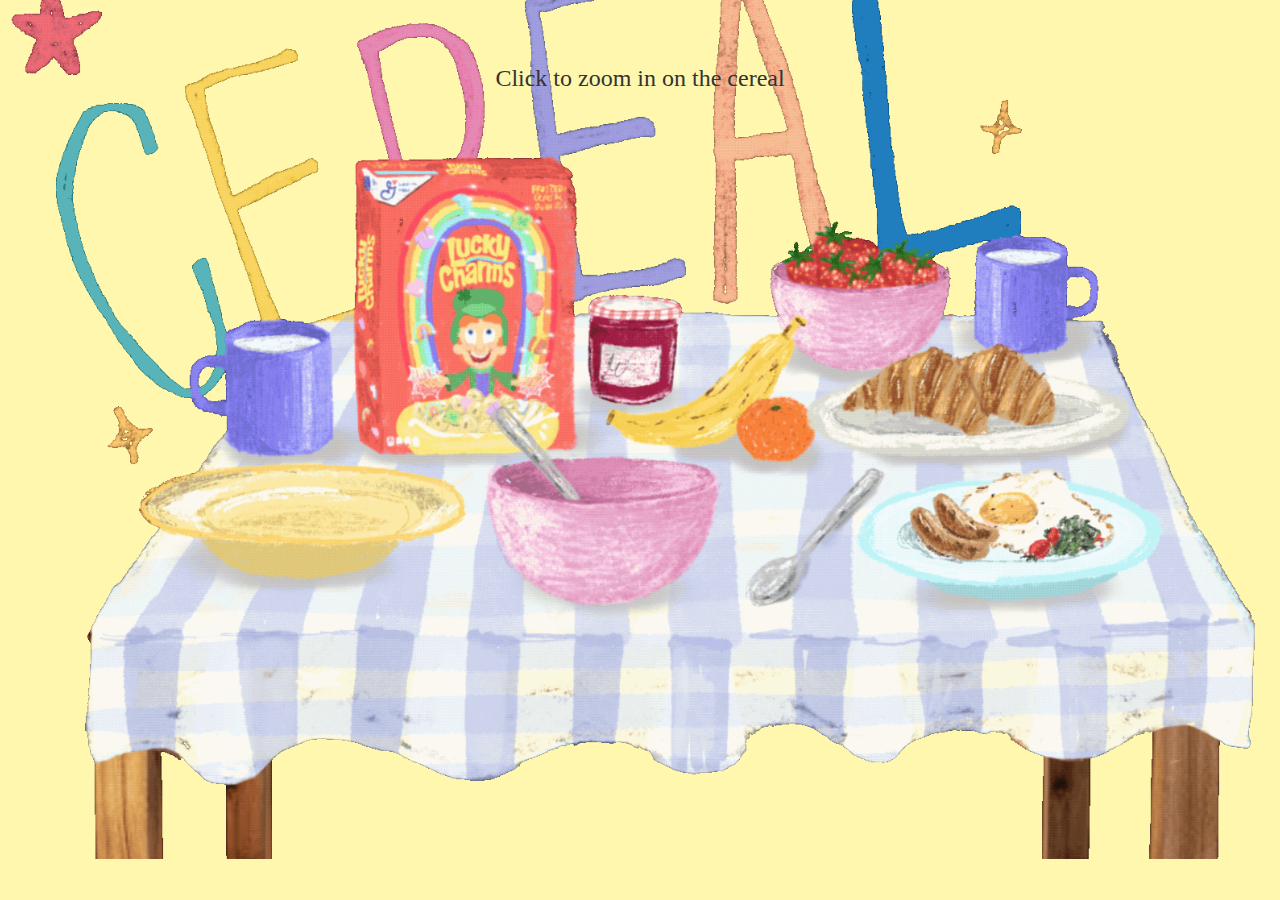
<file: index.html>
<!DOCTYPE html>
<html lang="en">
<head>
    <script type="text/javascript">
        // <![CDATA[
        var sparks=75; // how many sparks per clicksplosion
        var speed=33; // how fast - smaller is faster
        var bangs=5; // how many can be launched simultaneously (note that using too many can slow the script down)
        var colours=new Array('#03f', '#f03', '#0e0', '#93f', '#0cf', '#f93', '#f0c'); 
        //                     blue    red     green   purple  cyan    orange  pink
        
        /****************************
        *   Clicksplosion Effect    *
        *(c)2012-3 mf2fm web-design *
        *  http://www.mf2fm.com/rv  *
        * DON'T EDIT BELOW THIS BOX *
        ****************************/
        var intensity=new Array();
        var Xpos=new Array();
        var Ypos=new Array();
        var dX=new Array();
        var dY=new Array();
        var stars=new Array();
        var decay=new Array();
        var timers=new Array();
        var swide=800;
        var shigh=600;
        var sleft=sdown=0;
        var count=0;
        
        function addLoadEvent(funky) {
          var oldonload=window.onload;
          if (typeof(oldonload)!='function') window.onload=funky;
          else window.onload=function() {
            if (oldonload) oldonload();
            funky();
          }
        }
        
        addLoadEvent(clicksplode);
        
        function clicksplode() { if (document.getElementById) {
          var i, j;
          window.onscroll=set_scroll;
          window.onresize=set_width;
          document.onclick=eksplode;
          set_width();
          set_scroll();
          for (i=0; i<bangs; i++) for (j=sparks*i; j<sparks+sparks*i; j++) {
            stars[j]=createDiv('*', 13);
            document.body.appendChild(stars[j]);
          }
        }}
        
        function createDiv(char, size) {
          var div, sty;
          div=document.createElement('div');
          sty=div.style;
          sty.font=size+'px monospace';
          sty.position='absolute';
          sty.backgroundColor='transparent';
          sty.visibility='hidden';
          sty.zIndex='101';
          div.appendChild(document.createTextNode(char));
          return (div);
        }
        
        function bang(N) {
          var i, Z, A=0;
          for (i=sparks*N; i<sparks*(N+1); i++) { 
            if (decay[i]) {
              Z=stars[i].style;
              Xpos[i]+=dX[i];
              Ypos[i]+=(dY[i]+=1.25/intensity[N]);
              if (Xpos[i]>=swide || Xpos[i]<0 || Ypos[i]>=shigh+sdown || Ypos[i]<0) decay[i]=1;
              else {
                Z.left=Xpos[i]+'px';
                Z.top=Ypos[i]+'px';
              }
              if (decay[i]==15) Z.fontSize='7px';
              else if (decay[i]==7) Z.fontSize='2px';
              else if (decay[i]==1) Z.visibility='hidden';
              decay[i]--;
            }
            else A++;
          }
          if (A!=sparks) timers[N]=setTimeout('bang('+N+')', speed);
        }
        
        function eksplode(e) { 
          var x, y, i, M, Z, N;
          set_scroll();
          y=(e)?e.pageY:event.y+sdown;
          x=(e)?e.pageX:event.x+sleft;
          N=++count%bangs;
          M=Math.floor(Math.random()*3*colours.length);
          intensity[N]=5+Math.random()*4;
          for (i=N*sparks; i<(N+1)*sparks; i++) {
            Xpos[i]=x;
            Ypos[i]=y-5;
            dY[i]=(Math.random()-0.5)*intensity[N];
            dX[i]=(Math.random()-0.5)*(intensity[N]-Math.abs(dY[i]))*1.25;
            decay[i]=16+Math.floor(Math.random()*16);
            Z=stars[i].style;
            if (M<colours.length) Z.color=colours[i%2?count%colours.length:M];
            else if (M<2*colours.length) Z.color=colours[count%colours.length];
            else Z.color=colours[i%colours.length];
            Z.fontSize='13px';
            Z.visibility='visible';
          }
          clearTimeout(timers[N]);
          bang(N);
        } 
        
        function set_width() {
          var sw_min=999999;
          var sh_min=999999;
          if (document.documentElement && document.documentElement.clientWidth) {
            if (document.documentElement.clientWidth>0) sw_min=document.documentElement.clientWidth;
            if (document.documentElement.clientHeight>0) sh_min=document.documentElement.clientHeight;
          }
          if (typeof(self.innerWidth)=='number' && self.innerWidth) {
            if (self.innerWidth>0 && self.innerWidth<sw_min) sw_min=self.innerWidth;
            if (self.innerHeight>0 && self.innerHeight<sh_min) sh_min=self.innerHeight;
          }
          if (document.body.clientWidth) {
            if (document.body.clientWidth>0 && document.body.clientWidth<sw_min) sw_min=document.body.clientWidth;
            if (document.body.clientHeight>0 && document.body.clientHeight<sh_min) sh_min=document.body.clientHeight;
          }
          if (sw_min==999999 || sh_min==999999) {
            sw_min=800;
            sh_min=600;
          }
          swide=sw_min-7;
          shigh=sh_min-7;
        }
        
        function set_scroll() {
          if (typeof(self.pageYOffset)=='number') {
            sdown=self.pageYOffset;
            sleft=self.pageXOffset;
          }
          else if (document.body && (document.body.scrollTop || document.body.scrollLeft)) {
            sdown=document.body.scrollTop;
            sleft=document.body.scrollLeft;
          }
          else if (document.documentElement && (document.documentElement.scrollTop || document.documentElement.scrollLeft)) {
            sleft=document.documentElement.scrollLeft;
            sdown=document.documentElement.scrollTop;
          }
          else {
            sdown=0;
            sleft=0;
          }
        }
        // ]]>
        </script>
    <meta charset="UTF-8">
    <meta name="viewport" content="width=device-width, initial-scale=1.0">
    <title>Cereal</title>
    <style>
        body {
            display: flex;
            flex-direction: column;
            align-items: center;
            justify-content: center;
            height: 100vh;
            margin: 0;
            background-color: #fff7ad;
            overflow: hidden;
            position: relative;
        }

        .cereal {
            width: 1450px; /* Adjust size */
            transition: transform 0.5s ease; /* Smooth zoom transition */
            cursor: pointer; /* Change cursor to indicate interactivity */
            z-index: 2; /* Make sure image is on top */
        }

        .cereal.zoomed {
            transform: scale(2); /* Zoom in (2x size) */
        }

        .text {
            font-size: 24px;
            font-family: futura;
            color: #333;
            z-index: 3; /* Ensure text is in front of cereal */
            position: relative;
            margin-bottom: -200px; /* Make text below GIF */
        }
    </style>
</head>
<body>
    <!-- Instructional Text -->
    <p class="text">Click to zoom in on the cereal</p>

    <!-- Cereal GIF -->
    <img class="cereal" src="cereal.gif" alt="Cereal GIF">

    <script>
        const cerealImage = document.querySelector('.cereal');
        const body = document.body;

        // Click on the cereal image to toggle zoom
        cerealImage.addEventListener('click', (event) => {
            event.stopPropagation(); // Prevent triggering the body click event
            cerealImage.classList.toggle('zoomed'); // Toggle zoom class
        });

        // Click anywhere on the page (except the cereal) to redirect
        body.addEventListener('click', () => {
            window.location.href = 'page2.html';
        });
    </script>
</body>
</html>
</file>
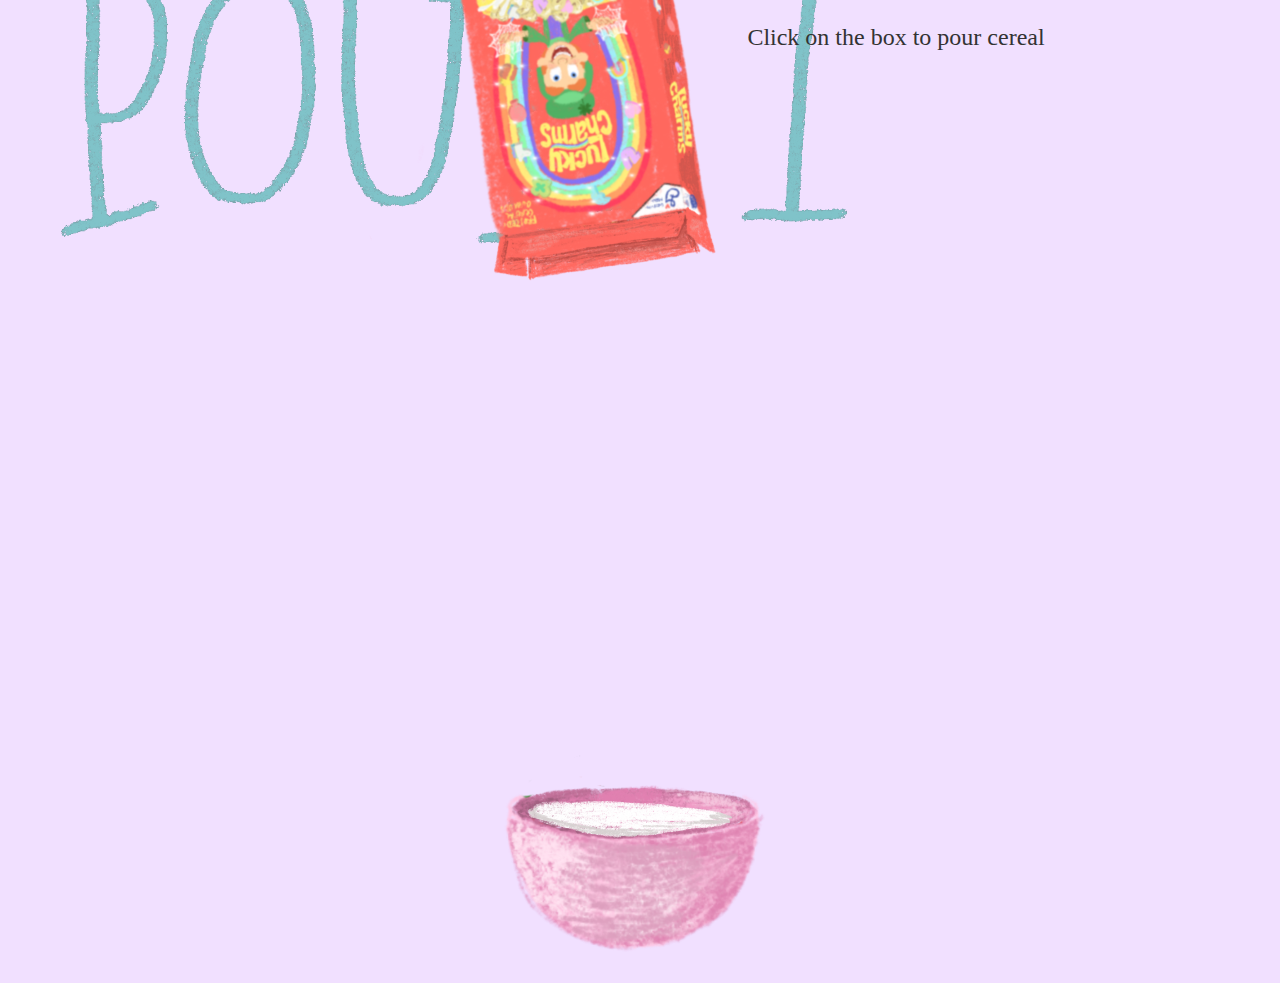
<file: page2.html>
<!DOCTYPE html>
<html lang="en">
<head>
    <script type="text/javascript">
        // <![CDATA[
        var colour="random"; // in addition to "random" can be set to any valid colour eg "#f0f" or "red"
        var sparkles=50;
        
        /****************************
        *  Tinkerbell Magic Sparkle *
        *(c)2005-13 mf2fm web-design*
        *  http://www.mf2fm.com/rv  *
        * DON'T EDIT BELOW THIS BOX *
        ****************************/
        var x=ox=400;
        var y=oy=300;
        var swide=800;
        var shigh=600;
        var sleft=sdown=0;
        var tiny=new Array();
        var star=new Array();
        var starv=new Array();
        var starx=new Array();
        var stary=new Array();
        var tinyx=new Array();
        var tinyy=new Array();
        var tinyv=new Array();
        
        window.onload=function() { if (document.getElementById) {
          var i, rats, rlef, rdow;
          for (var i=0; i<sparkles; i++) {
            var rats=createDiv(3, 3);
            rats.style.visibility="hidden";
            rats.style.zIndex="999";
            document.body.appendChild(tiny[i]=rats);
            starv[i]=0;
            tinyv[i]=0;
            var rats=createDiv(5, 5);
            rats.style.backgroundColor="transparent";
            rats.style.visibility="hidden";
            rats.style.zIndex="999";
            var rlef=createDiv(1, 5);
            var rdow=createDiv(5, 1);
            rats.appendChild(rlef);
            rats.appendChild(rdow);
            rlef.style.top="2px";
            rlef.style.left="0px";
            rdow.style.top="0px";
            rdow.style.left="2px";
            document.body.appendChild(star[i]=rats);
          }
          set_width();
          sparkle();
        }}
        
        function sparkle() {
          var c;
          if (Math.abs(x-ox)>1 || Math.abs(y-oy)>1) {
            ox=x;
            oy=y;
            for (c=0; c<sparkles; c++) if (!starv[c]) {
              star[c].style.left=(starx[c]=x)+"px";
              star[c].style.top=(stary[c]=y+1)+"px";
              star[c].style.clip="rect(0px, 5px, 5px, 0px)";
              star[c].childNodes[0].style.backgroundColor=star[c].childNodes[1].style.backgroundColor=(colour=="random")?newColour():colour;
              star[c].style.visibility="visible";
              starv[c]=50;
              break;
            }
          }
          for (c=0; c<sparkles; c++) {
            if (starv[c]) update_star(c);
            if (tinyv[c]) update_tiny(c);
          }
          setTimeout("sparkle()", 40);
        }
        
        function update_star(i) {
          if (--starv[i]==25) star[i].style.clip="rect(1px, 4px, 4px, 1px)";
          if (starv[i]) {
            stary[i]+=1+Math.random()*3;
            starx[i]+=(i%5-2)/5;
            if (stary[i]<shigh+sdown) {
              star[i].style.top=stary[i]+"px";
              star[i].style.left=starx[i]+"px";
            }
            else {
              star[i].style.visibility="hidden";
              starv[i]=0;
              return;
            }
          }
          else {
            tinyv[i]=50;
            tiny[i].style.top=(tinyy[i]=stary[i])+"px";
            tiny[i].style.left=(tinyx[i]=starx[i])+"px";
            tiny[i].style.width="2px";
            tiny[i].style.height="2px";
            tiny[i].style.backgroundColor=star[i].childNodes[0].style.backgroundColor;
            star[i].style.visibility="hidden";
            tiny[i].style.visibility="visible"
          }
        }
        
        function update_tiny(i) {
          if (--tinyv[i]==25) {
            tiny[i].style.width="1px";
            tiny[i].style.height="1px";
          }
          if (tinyv[i]) {
            tinyy[i]+=1+Math.random()*3;
            tinyx[i]+=(i%5-2)/5;
            if (tinyy[i]<shigh+sdown) {
              tiny[i].style.top=tinyy[i]+"px";
              tiny[i].style.left=tinyx[i]+"px";
            }
            else {
              tiny[i].style.visibility="hidden";
              tinyv[i]=0;
              return;
            }
          }
          else tiny[i].style.visibility="hidden";
        }
        
        document.onmousemove=mouse;
        function mouse(e) {
          if (e) {
            y=e.pageY;
            x=e.pageX;
          }
          else {
            set_scroll();
            y=event.y+sdown;
            x=event.x+sleft;
          }
        }
        
        window.onscroll=set_scroll;
        function set_scroll() {
          if (typeof(self.pageYOffset)=='number') {
            sdown=self.pageYOffset;
            sleft=self.pageXOffset;
          }
          else if (document.body && (document.body.scrollTop || document.body.scrollLeft)) {
            sdown=document.body.scrollTop;
            sleft=document.body.scrollLeft;
          }
          else if (document.documentElement && (document.documentElement.scrollTop || document.documentElement.scrollLeft)) {
            sleft=document.documentElement.scrollLeft;
            sdown=document.documentElement.scrollTop;
          }
          else {
            sdown=0;
            sleft=0;
          }
        }
        
        window.onresize=set_width;
        function set_width() {
          var sw_min=999999;
          var sh_min=999999;
          if (document.documentElement && document.documentElement.clientWidth) {
            if (document.documentElement.clientWidth>0) sw_min=document.documentElement.clientWidth;
            if (document.documentElement.clientHeight>0) sh_min=document.documentElement.clientHeight;
          }
          if (typeof(self.innerWidth)=='number' && self.innerWidth) {
            if (self.innerWidth>0 && self.innerWidth<sw_min) sw_min=self.innerWidth;
            if (self.innerHeight>0 && self.innerHeight<sh_min) sh_min=self.innerHeight;
          }
          if (document.body.clientWidth) {
            if (document.body.clientWidth>0 && document.body.clientWidth<sw_min) sw_min=document.body.clientWidth;
            if (document.body.clientHeight>0 && document.body.clientHeight<sh_min) sh_min=document.body.clientHeight;
          }
          if (sw_min==999999 || sh_min==999999) {
            sw_min=800;
            sh_min=600;
          }
          swide=sw_min;
          shigh=sh_min;
        }
        
        function createDiv(height, width) {
          var div=document.createElement("div");
          div.style.position="absolute";
          div.style.height=height+"px";
          div.style.width=width+"px";
          div.style.overflow="hidden";
          return (div);
        }
        
        function newColour() {
          var c=new Array();
          c[0]=255;
          c[1]=Math.floor(Math.random()*256);
          c[2]=Math.floor(Math.random()*(256-c[1]/2));
          c.sort(function(){return (0.5 - Math.random());});
          return ("rgb("+c[0]+", "+c[1]+", "+c[2]+")");
        }
        // ]]>
        </script>
    <meta charset="UTF-8">
    <meta name="viewport" content="width=device-width, initial-scale=1.0">
    <title>bowl</title>
    <style>
        body {
            display: flex;
            flex-direction: column;
            align-items: center;
            justify-content: center;
            height: 100vh;
            margin: 0;
            background-color: hwb(273 88% 0%);
            overflow: hidden;
            cursor: pointer; /* Add a visual cue for page clicks */
        }

        .container {
            position: relative;
            width: 100%;
            height: 100%;
        }

        .background-gif {
            position: absolute;
            top: -20%;
            left: 0;
            width: 100%; /* Make it fit the screen */
            height: auto; /* Maintain aspect ratio */
            z-index: 0; /* Ensure it is behind everything */
            opacity: 0.5; /* Optional: Slight transparency for better visuals */
        }

      .cereal-box {
            position: absolute;
            width: 600px;
            top: -20%;
            left: 50%;
            transform: translateX(-50%);
            cursor: pointer;
            transition: transform 0.3s ease;
            z-index: 1; /* Ensure cereal box is behind marshmallow and bowl */
        }

        .marshmallow {
            position: absolute;
            width: 400px;
            top: 70px;
            left: 50%;
            transform: translateX(-50%) scale(0);
            opacity: 0;
            transition: transform 0.5s ease, opacity 0.5s ease;
            z-index: 3; /* Ensure marshmallow is in front of the bowl */
        }

        .bowl {
            position: absolute;
            bottom: -10%;
            left: 50%;
            transform: translateX(-50%);
            width: 500px;
            z-index: 2; /* Ensure bowl is behind marshmallow */
        }

        .marshmallow.active {
            transform: translateX(-50%) translateY(250px) scale(1);
            opacity: 1;
        }
        .text {
            font-size: 24px;
            font-family: futura;
            color: #333;
            z-index: 3; /* Ensure text is in front of cereal */
            position: relative;
            left: 20%;
        }
    </style>
</head>
<body>
     <!-- Instructional Text -->
     <p class="text">Click on the box to pour cereal</p>

    <div class="container">
        <img class="background-gif" src="bowl gif.gif" alt="Background Bowl GIF">
        <img src="cereal-box.png" alt="Cereal Box" class="cereal-box" id="cerealBox">
        <img src="marshmallow.png" alt="Marshmallow" class="marshmallow" id="marshmallow">
        <img src="bowl.png" alt="Bowl" class="bowl">
    </div>

    <script>
        const cerealBox = document.getElementById('cerealBox');
        const marshmallow = document.getElementById('marshmallow');

        // Prevent body click event when clicking on the cereal box
        cerealBox.addEventListener('click', (event) => {
            marshmallow.classList.toggle('active'); // Toggle marshmallow animation
            event.stopPropagation(); // Prevent page redirection when cereal box is clicked
        });

        // Redirect to page3.html when clicking anywhere on the body
        document.body.addEventListener('click', () => {
            window.location.href = 'page3.html';
        });
    </script>
</body>
</html>
</file>
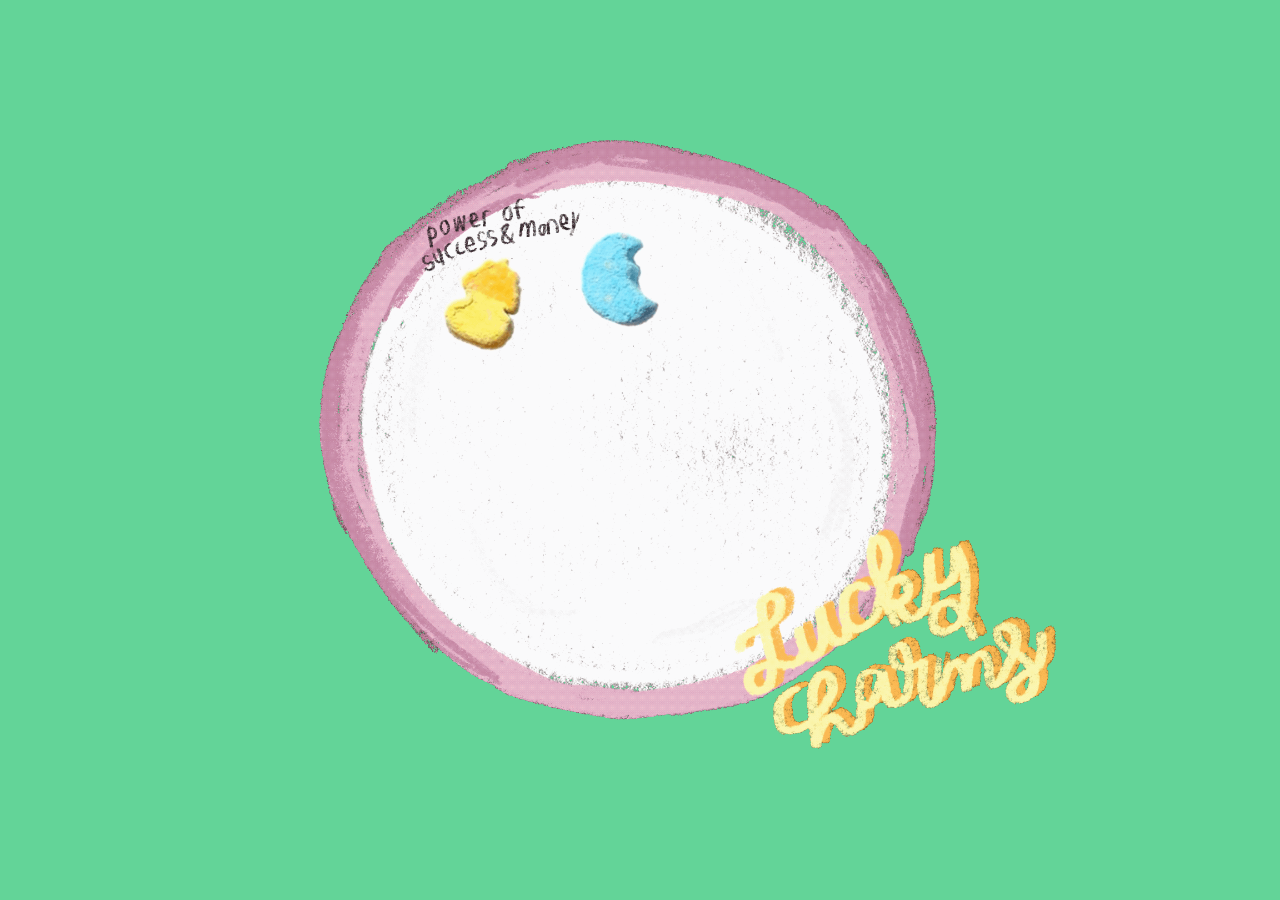
<file: page3.html>
<!DOCTYPE html>
<html lang="en">
<head>
    <meta charset="UTF-8">
    <meta name="viewport" content="width=device-width, initial-scale=1.0">
    <title>Lucky Charms!</title>
    <style>
        body {
            background-color: hwb(148 39% 17%); /* Set background color to green */
            display: flex; /* Use flexbox for centering */
            justify-content: center; /* Center horizontally */
            align-items: center; /* Center vertically */
            height: 100vh; /* Full viewport height */
            margin: 0; /* Remove default margin */
            cursor: pointer; /* Visual cue for clickable page */
        }

        .container {
            position: relative; /* Create a context for ripple */
        }

        .gif1 {
            width: 1000px; /* Set the width of the GIF */
            height: auto; /* Maintain aspect ratio */
            pointer-events: none; /* Allow cursor interaction for the ripple effect */
        }

        /* Ripple effect */
        .ripple-area {
            position: absolute;
            top: 0;
            left: 0;
            width: 100%;
            height: 100%;
            cursor: pointer;
            overflow: hidden; /* Ensure ripple doesn’t overflow */
        }

        .ripple {
            position: absolute;
            border-radius: 50%;
            transform: scale(0);
            animation: ripple-animation 0.6s linear;
            background: rgba(255, 255, 255, 0.5); /* White ripple */
        }

        @keyframes ripple-animation {
            to {
                transform: scale(4); /* Grow the ripple */
                opacity: 0; /* Fade out */
            }
        }
    </style>
</head>
<body>
    <div class="container">
        <img class="gif1" src="gif1.gif" alt="Cereal GIF">
        <div class="ripple-area" id="rippleArea"></div>
    </div>

    <script>
        const rippleArea = document.getElementById('rippleArea');

        // Ripple effect on mousemove
        rippleArea.addEventListener('mousemove', (event) => {
            const ripple = document.createElement('span');
            const rect = rippleArea.getBoundingClientRect();

            const x = event.clientX - rect.left;
            const y = event.clientY - rect.top;

            ripple.style.width = ripple.style.height = '100px'; // Ripple size
            ripple.style.left = `${x - 50}px`; // Center ripple horizontally
            ripple.style.top = `${y - 50}px`; // Center ripple vertically

            ripple.className = 'ripple';
            rippleArea.appendChild(ripple);

            // Remove ripple after animation
            ripple.addEventListener('animationend', () => {
                ripple.remove();
            });
        });

        // Redirect to page4.html when clicking anywhere on the page
        document.body.addEventListener('click', () => {
            window.location.href = 'page4.html';
        });
    </script>
</body>
</html>
</file>
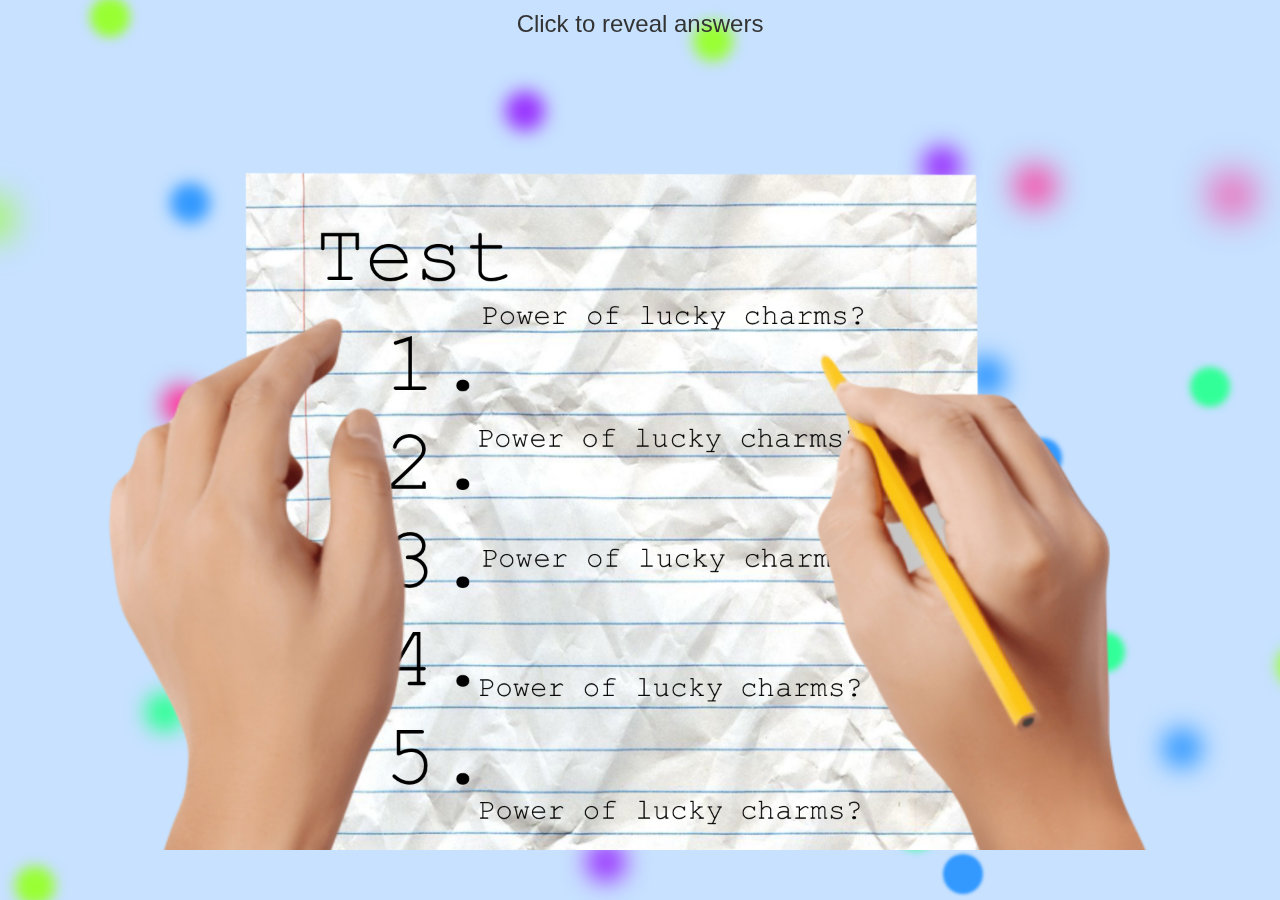
<file: page5.html>
<!DOCTYPE html>
<html lang="en">
<head>
    
    <script type="text/javascript">
        // <![CDATA[
        var colours=new Array("#93f", "#3f9", "#f39", "#39f", "#9f3"); // what colour are the blobs
        var speed=50; // speed of animation, lower is faster
        var blobs=30; // how many blobs are in the jar
        var size=80; // maximum blob size
        
        /***************************\
        *   Blobs in a Jar Effect   *
        *(c)2012-20 mf2fm web-design*
        *  http://www.mf2fm.com/rv  *
        * DON'T EDIT BELOW THIS BOX *
        \***************************/
        
        var div;
        var xpos=new Array();
        var ypos=new Array();
        var zpos=new Array();
        var dx=new Array();
        var dy=new Array();
        var dz=new Array();
        var blob=new Array(); 
        var swide=800;
        var sleft=0;
        var shigh=600;
        var sdown=0;
        var x=400;
        var y=300; 
        
        function addLoadEvent(funky) {
          var oldonload=window.onload;
          if (typeof(oldonload)!='function') window.onload=funky;
          else window.onload=function() {
            if (oldonload) oldonload();
            funky();
          }
        }
        
        addLoadEvent(fill_the_jar);
        
        function fill_the_jar() {
            var i, dvs;
            div=document.createElement('div');
            dvs=div.style;
            dvs.position='fixed';
            dvs.left='0px';
            dvs.top='0px';
            dvs.width='1px';
            dvs.height='1px';
            document.body.appendChild(div);
            set_scroll();
            set_width();
            for (i=0; i<blobs; i++) {
              add_blob(i);
              jamjar(i);
            }
        }
        
        function add_blob(ref) {
            var dv, sy;
            dv=document.createElement('div');
            sy=dv.style;
            sy.width=size/2+"px";
            sy.height=size/2+"px";
            sy.borderRadius="50%";
            sy.position='absolute';
            sy.backgroundColor=colours[ref%colours.length];
            do {
                ypos[ref]=Math.floor(shigh*Math.random());
                xpos[ref]=Math.floor(swide*Math.random());
            }
            while (checkity(ref));
            zpos[ref]=Math.random()*size/4;
            dy[ref]=(0.5+Math.random())*(Math.random()>.5?2:-2);
            dx[ref]=(0.5+Math.random())*(Math.random()>.5?2:-2);
            dz[ref]=(0.5+Math.random())*(Math.random()>.5?.2:-.2);
            blob[ref]=dv;
            div.appendChild(blob[ref]);
            set_blob(ref);
        }
        
        function checkity(j) {
            var i, r=false;
            if (j) for (var i=0; i<j; i++) {
                if (Math.abs(xpos[i]-xpos[j])<size && Math.abs(ypos[i]-ypos[j])<size) r=true;
            }
            return (r);
        }
        
        function rejig(ref, xy) {
          if (xy=='y') {
            dx[ref]=(0.5+Math.random())*sign(dx[ref]);
            dy[ref]=(0.5+Math.random())*-sign(dy[ref]);
          }
          else {
            dx[ref]=(0.5+Math.random())*-sign(dx[ref]);
              dy[ref]=(0.5+Math.random())*sign(dy[ref]);
          }
        }
        
        function sign(a) {
          if (a<0) return (-2);
          else if (a>0) return (2);
          else return (0);
        }
        
        function set_blob(ref) {
            var sy;
            sy=blob[ref].style;
            sy.top=ypos[ref]-size/4+'px';
            sy.left=xpos[ref]-size/4+'px';
            sy.filter='blur('+zpos[ref]+'px)';
        }
        
        function jamjar(ref) {
            var i;
            if (ypos[ref]+dy[ref]<-size/2 || ypos[ref]+dy[ref]>shigh+size/2) rejig(ref, 'y');
            else if (xpos[ref]+dx[ref]<-size/2 || xpos[ref]+dx[ref]>swide+size/2) rejig(ref, 'x');
            else if (Math.abs(ypos[ref]+dy[ref]-y)<size/2 && Math.abs(xpos[ref]+dx[ref]-x)<size/2 && zpos[ref]<size/20) {
                if (Math.abs(ypos[ref]+dy[ref]-y)>Math.abs(xpos[ref]+dx[ref]-x)) dy[ref]=-dy[ref];
                else dx[ref]=-dx[ref];
            }
            else for (i=0; i<blobs; i++) {
                if (i==ref) continue;
                if (Math.abs(ypos[ref]+dy[ref]-ypos[i])<size/2 && Math.abs(xpos[ref]+dx[ref]-xpos[i])<size/2 && Math.abs(zpos[ref]-zpos[i])<size/20) {
                    if (Math.abs(ypos[ref]+dy[ref]-ypos[i])>Math.abs(xpos[ref]+dx[ref]-xpos[i])) dy[ref]=-dy[ref];
                    else dx[ref]=-dx[ref];
                }
            }
            ypos[ref]+=dy[ref];
            xpos[ref]+=dx[ref];
            if (zpos[ref]+dz[ref]<0) dz[ref]=Math.abs(dz[ref]);
            else if (zpos[ref]+dz[ref]>size/4) dz[ref]=-Math.abs(dz[ref]);
            zpos[ref]+=dz[ref];
            set_blob(ref);
            setTimeout("jamjar("+ref+")", speed);
        }
        
        document.onmousemove=mouse;
        function mouse(e) {
          if (e) {
            y=e.pageY;
            x=e.pageX;
          }
          else {
            set_scroll();
            y=event.y+sdown;
            x=event.x+sleft;
          }
        }
        
        document.onscroll=set_scroll;
        function set_scroll() {
          if (typeof(self.pageYOffset)=="number") {
            sdown=self.pageYOffset;
            sleft=self.pageXOffset;
          }
          else if (document.body.scrollTop || document.body.scrollLeft) {
            sdown=document.body.scrollTop;
            sleft=document.body.scrollLeft;
          }
          else if (document.documentElement && (document.documentElement.scrollTop || document.documentElement.scrollLeft)) {
            sleft=document.documentElement.scrollLeft;
            sdown=document.documentElement.scrollTop;
          }
          else {
            sdown=0;
            sleft=0;
          }
        }
        
        window.onresize=set_width;
        function set_width() {
          var sw_min=999999;
          var sh_min=999999;
          if (document.documentElement && document.documentElement.clientWidth) {
            if (document.documentElement.clientWidth>0) sw_min=document.documentElement.clientWidth;
            if (document.documentElement.clientHeight>0) sh_min=document.documentElement.clientHeight;
          }
          if (typeof(self.innerWidth)!="undefined" && self.innerWidth) {
            if (self.innerWidth>0 && self.innerWidth<sw_min) sw_min=self.innerWidth;
            if (self.innerHeight>0 && self.innerHeight<sh_min) sh_min=self.innerHeight;
          }
          if (document.body.clientWidth) {
            if (document.body.clientWidth>0 && document.body.clientWidth<sw_min) sw_min=document.body.clientWidth;
            if (document.body.clientHeight>0 && document.body.clientHeight<sh_min) sh_min=document.body.clientHeight;
          }
          if (sw_min==999999 || sh_min==999999) {
            sw_min=800;
            sh_min=600;
          }
          swide=sw_min;
          shigh=sh_min;
        }
        // ]]>
        </script>
    <meta charset="UTF-8">
    <meta name="viewport" content="width=device-width, initial-scale=1.0">
    <title>optimism</title>
    <style>
        body {
            background-color: hsl(212, 100%, 89%); /* Red background */
            margin: 0;
            padding: 0;
            display: flex;
            justify-content: center;
            align-items: center;
            height: 100vh;
            flex-direction: column;
        }

        .test1 {
            width: 1200px; /* Smaller size for test1.png */
            cursor: pointer; /* Indicate it's clickable */
            position: relative;
            z-index: 1; /* Place it above the background */
        }

        .optimism {
            display: none; /* Hide optimism.png by default */
            width: 1200px; /* Match the size of test1.png */
            position: absolute;
            top: -30;
            z-index: 2; /* Place it above test1 */
        }

        .text {
            font-family: 'Futura', sans-serif;
            font-size: 24px;
            color: #333; /* Dark gray */
            text-align: center;
            position: absolute;
            top: 10px; /* Place the text on top of test1 */
            z-index: 3; /* Ensure the text is in front of the images */
        }
    </style>
</head>
<body>
    <!-- Image and Text -->
    <img class="test1" src="test1.png" alt="test 1">
    <img class="optimism" src="optimism.png" alt="optimism">
    <div class="text">Click to reveal answers</div>

    <script>
        const test1Image = document.querySelector('.test1');
        const optimismImage = document.querySelector('.optimism');
        const body = document.body;

        // When clicking on test1.png, reveal optimism.png
        test1Image.addEventListener('click', () => {
            optimismImage.style.display = 'block'; // Show optimism.png
        });

        // Redirect to page 6 when clicking anywhere on the page
        body.addEventListener('click', () => {
            window.location.href = 'page6.html';
        });

        // Prevent redirection when clicking on test1.png or optimism.png
        test1Image.addEventListener('click', (event) => {
            event.stopPropagation(); // Prevent triggering the body click event
        });
        optimismImage.addEventListener('click', (event) => {
            event.stopPropagation(); // Prevent triggering the body click event
        });
    </script>
</body>
</html>
</file>
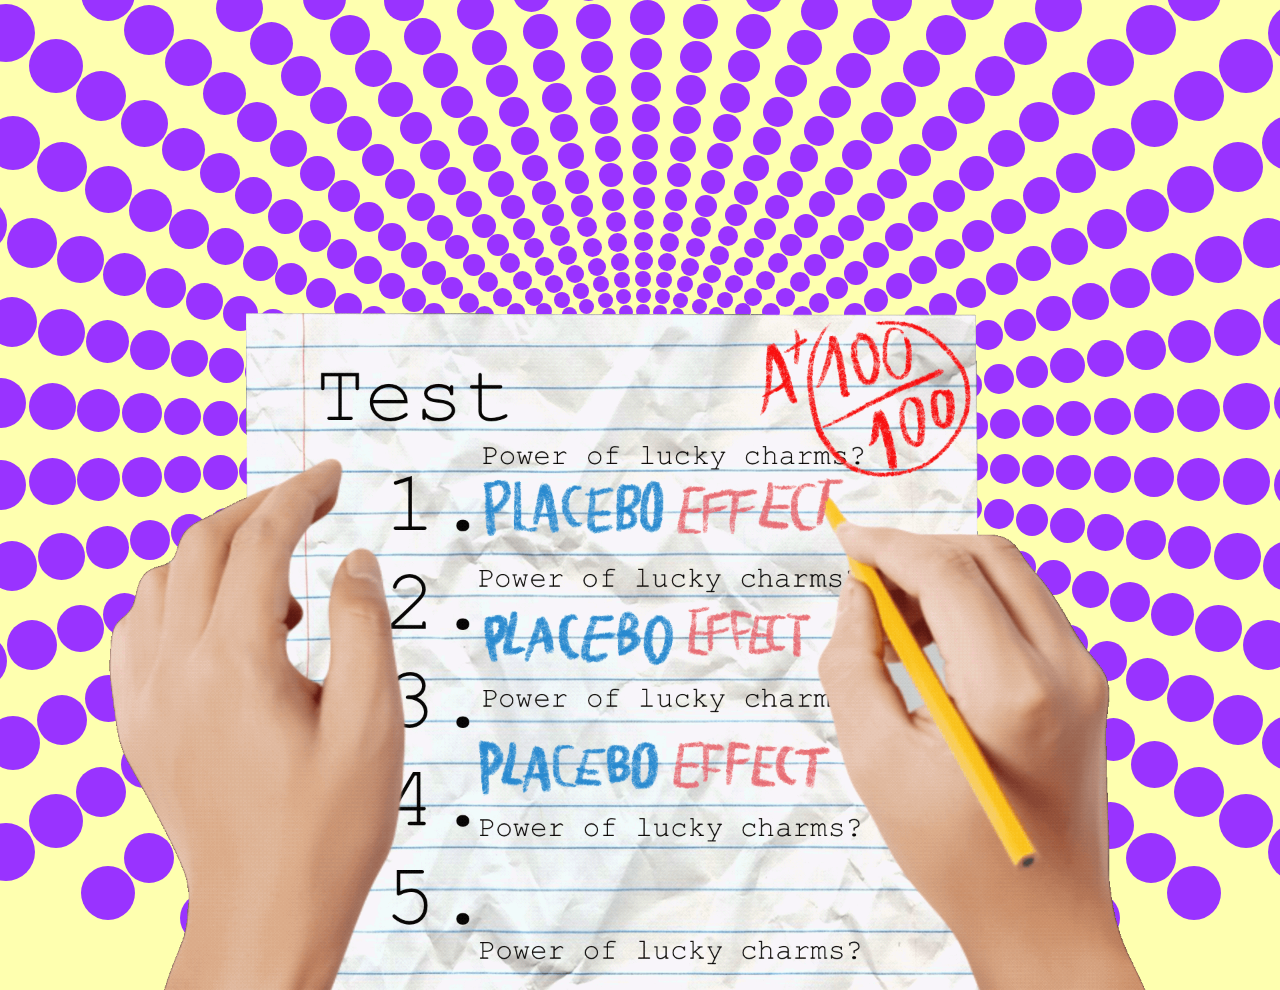
<file: page6.html>
<!DOCTYPE html>
<html lang="en">
<head>
    <meta charset="UTF-8">
    <meta name="viewport" content="width=device-width, initial-scale=1.0">
    <title>Placebo effect</title>
    <style>
        body {
            background-color: rgb(254, 255, 175); /* Red background */
            margin: 0;
            padding: 0;
            display: flex;
            justify-content: center;
            align-items: center;
            height: 100vh;
            flex-direction: column;
            overflow: hidden;
        }

        /* Style for wobbly text */
        .text {
            font-family: 'Futura', sans-serif;
            font-size: 50px;
            color: #333;
            position: absolute;
            top: 10%;
            left: 50%;
            transform: translateX(-50%);
            white-space: nowrap;
            z-index: 1;
        }

        /* Repeating text effect */
        .text span {
            display: inline-block;
            animation: wobble 0.1s infinite alternate;
        }

        @keyframes wobble {
            0% {
                transform: translateY(0);
            }
            100% {
                transform: translateY(10px);
            }
        }

        /* Style for placebo gif */
        .placebo {
            width: 1200px; /* Smaller size for placebo.gif */
            position: absolute;
            bottom: -10%;
            left: 50%;
            transform: translateX(-50%);
            z-index: 2;
        }

        /* Style for blob divs */
        .blob {
            position: absolute;
            border-radius: 50%;
            background-color: #93f;
            z-index: -1; /* Ensure blobs are behind other elements */
        }
    </style>
    <script type="text/javascript">
        var colsel = new Array('#fff', '#edf', '#dbf', '#c9f', '#b7f', '#a5f', '#93f'); // colours for animation
        var speed = 100; // speed of animation, lower is faster
        
        var div;
        var ring = new Array();
        var swide = window.innerWidth;
        var shigh = window.innerHeight;
        var count = 0;
        var roun = new Array(0, 0, 0);
        var nour = new Array(0, 0, 0);

        window.onload = function () {
            whizzy();
        };

        function whizzy() {
            var i, dvs;
            div = document.createElement('div');
            dvs = div.style;
            dvs.position = 'fixed';
            dvs.left = '50%';
            dvs.top = '50%';
            dvs.width = '1px';
            dvs.height = '1px';
            dvs.overflow = 'visible';
            dvs.zIndex = '-1';
            document.body.appendChild(div);

            for (i = 0; i < 50; i++) ring['col' + i] = new Array();

            add_blobs();
        }

        function add_blobs() {
            var f, h, i, j, k, w;
            for (i = 15; i < swide * 1.5;) {
                f = Math.floor(5 + 45 * (i / swide));
                ring['row' + count] = new Array();
                for (j = 0; j < 50; j++) {
                    h = -f / 8 + i / 2 * Math.cos(Math.PI * j / 25);
                    w = f / 5 + i / 2 * Math.sin(Math.PI * j / 25);
                    if (h - f / 2 > shigh / 2 || h + f / 2 < -shigh / 2 || w - f / 2 > swide / 2 || w + f / 2 < -swide / 2) continue;
                    k = document.createElement('div');
                    k.className = 'blob'; // Add class for styling blobs
                    k.style.left = w - f / 2 + 'px';
                    k.style.top = h - f / 2 + 'px';
                    k.style.width = f + 'px';
                    k.style.height = f + 'px';
                    ring['row' + count][j] = k;
                    ring['col' + j][count] = k;
                    div.appendChild(k);
                }
                count++;
                i += 2.2 * f;
            }
            nour[0] = nour[1] = nour[2] = count;
            setTimeout('zoomer(0)', speed);
            setTimeout('zoomer(1)', speed * count / 3);
            setTimeout('zoomer(2)', speed * 2 * count / 3);
        }

        function zoomer(n) {
            for (var i = 0; i < 50; i++) {
                var tc = Math.abs(-nour[n] + roun[n]) % (count - 2);
                if (tc < colsel.length && ring['col' + i][roun[n]]) {
                    ring['col' + i][roun[n]].style.backgroundColor = colsel[tc];
                }
            }
            if (++roun[n] == count) {
                roun[n] = 0;
                nour[n]++;
                setTimeout('zoomer(' + n + ')', speed);
            } else zoomer(n);
        }
    </script>
</head>
<body>
    <!-- Wobbly Text -->
    <div class="text" id="wobble"></div>

    <!-- Placebo Image -->
    <img class="placebo" src="placebo.gif" alt="placebo">
</body>
</html>
</file>
